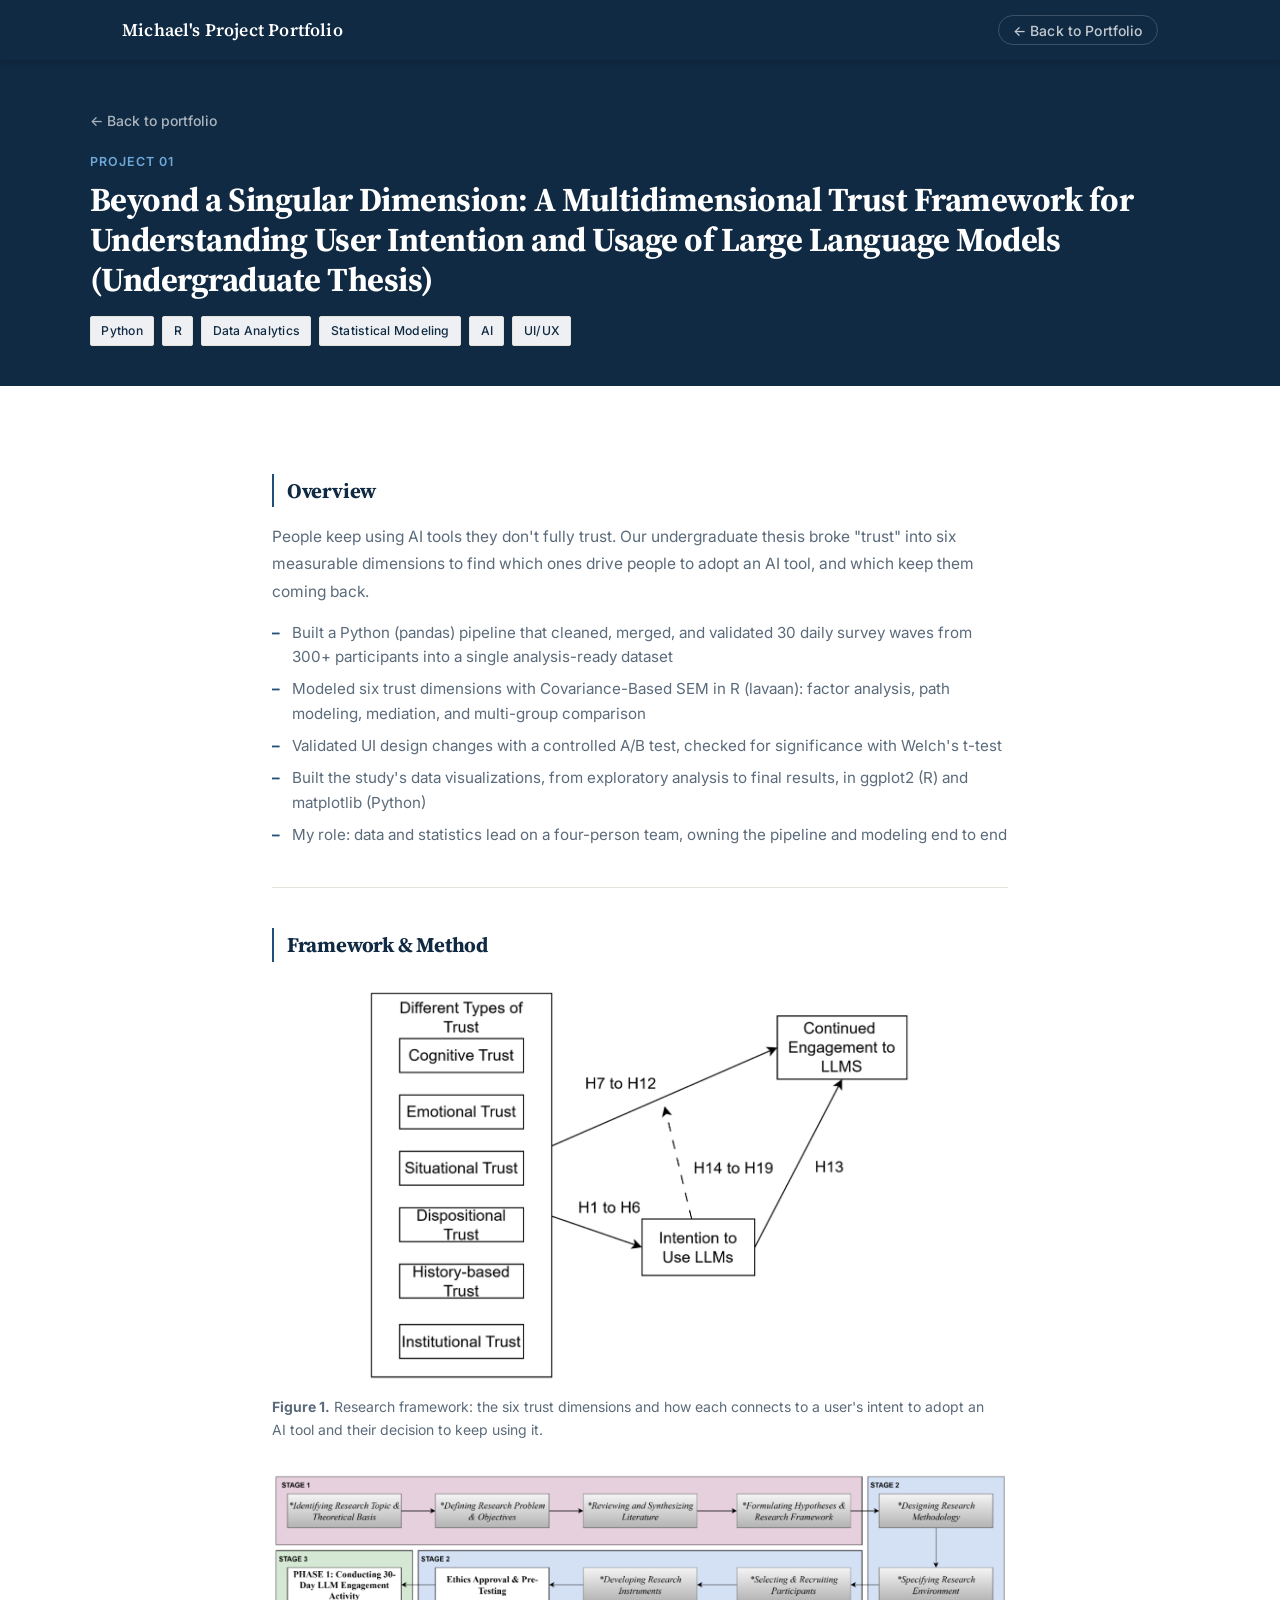
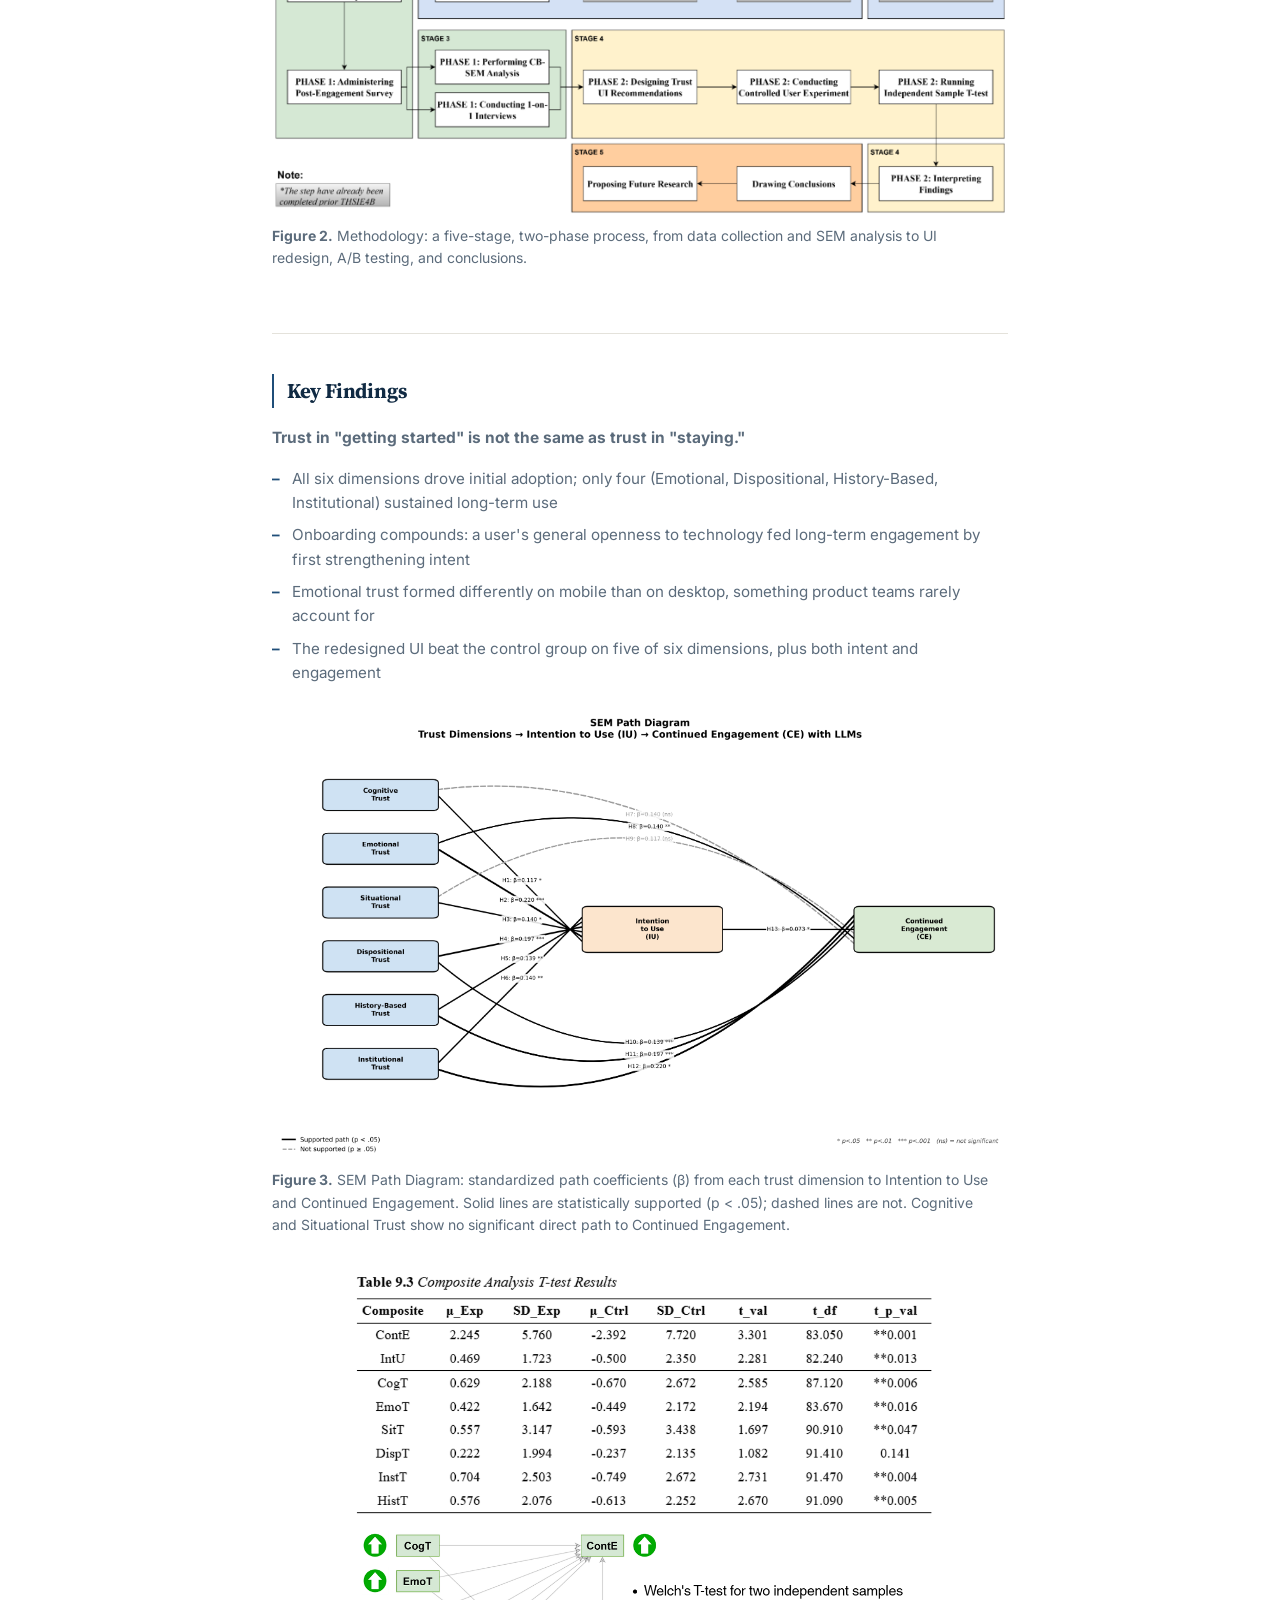
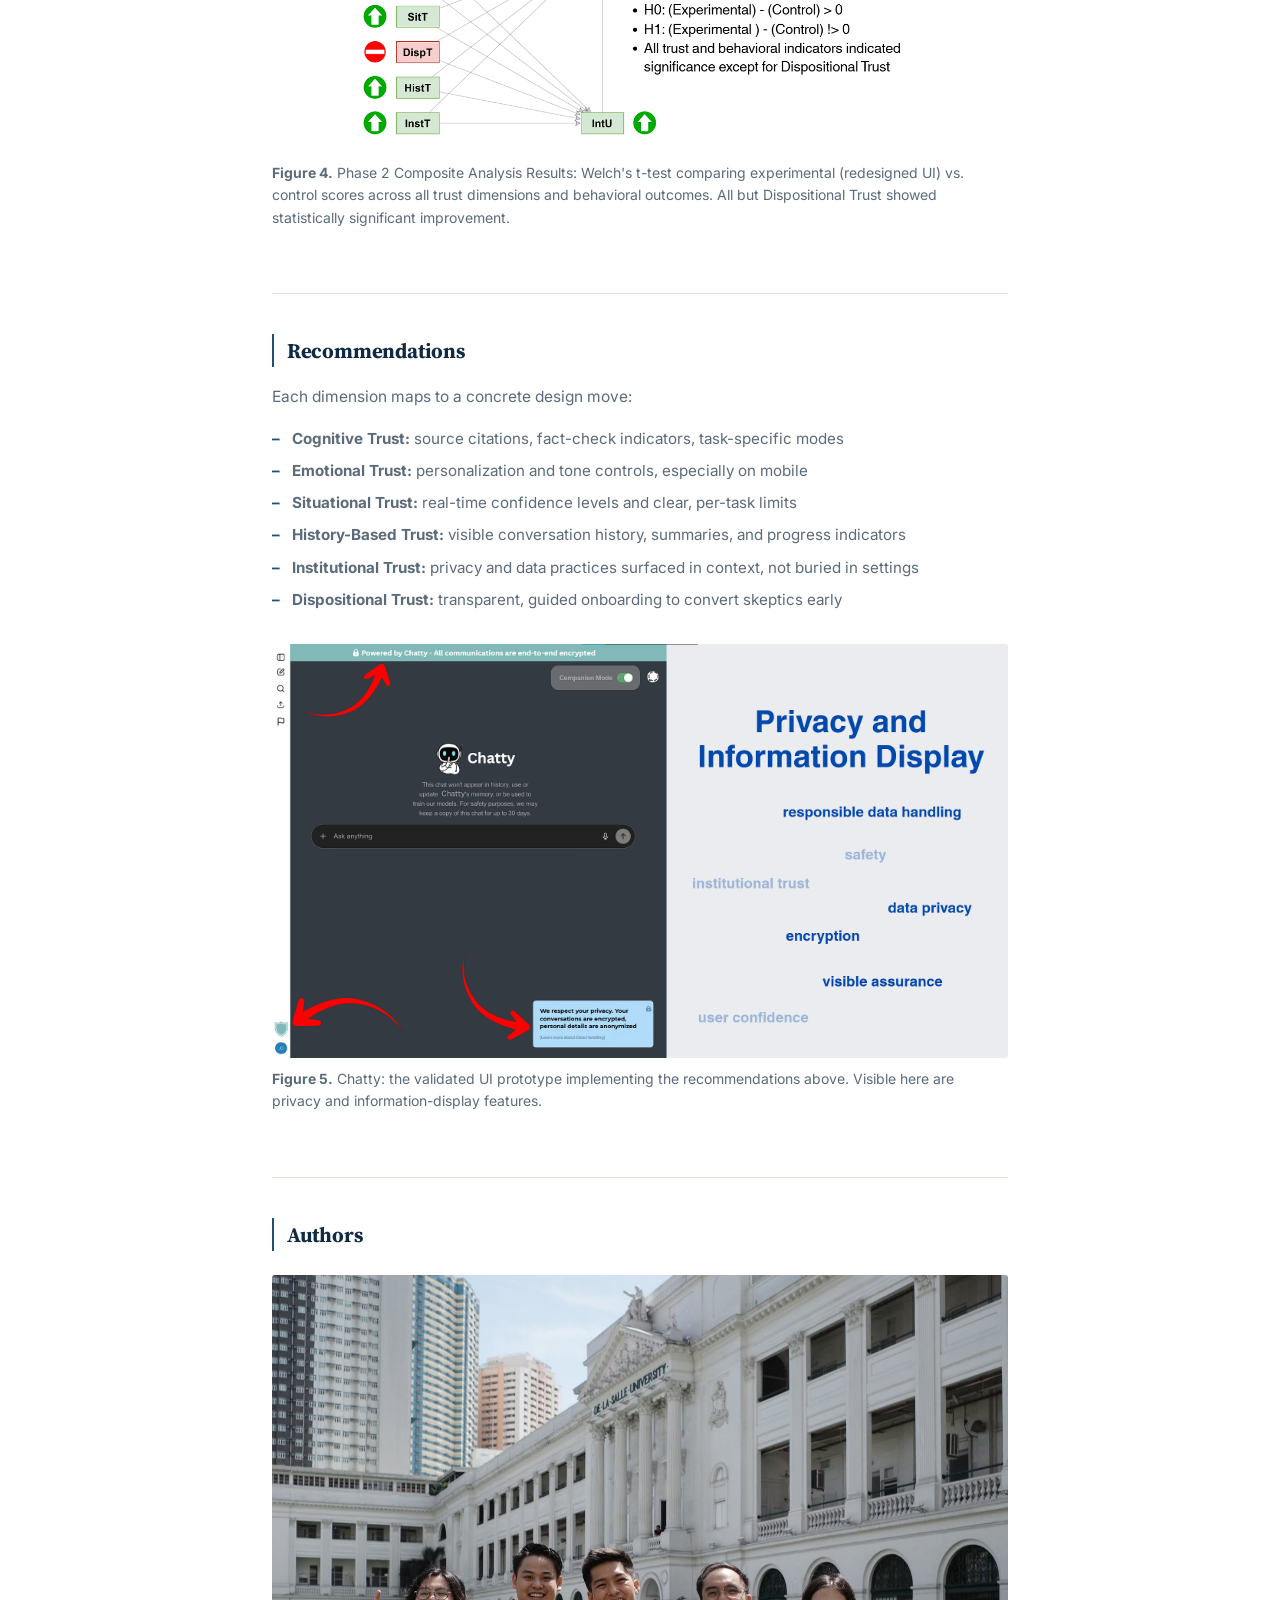
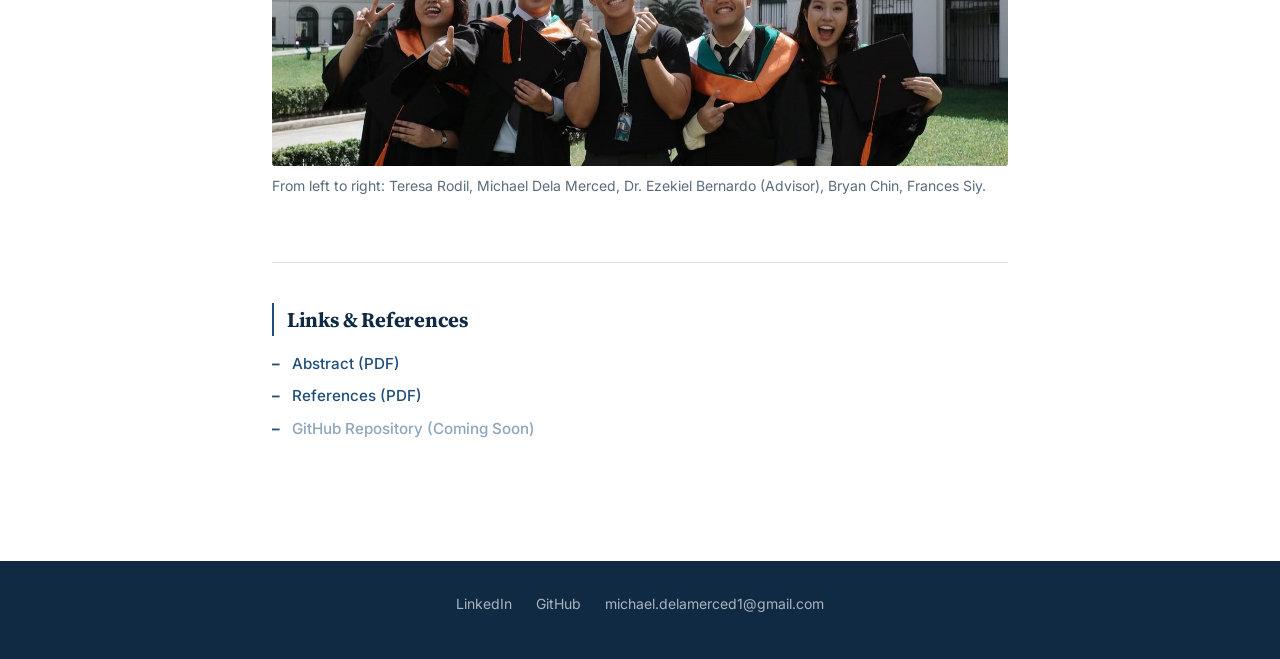
<file: projects/project-1.html>
<!DOCTYPE html>
<html lang="en">
<head>
  <meta charset="UTF-8" />
  <meta name="viewport" content="width=device-width, initial-scale=1.0" />
  <title>Project 01 | Beyond a Singular Dimension: A Multidimensional Trust Framework for Understanding User Intention and Usage of Large Language Models</title>
  <link rel="preconnect" href="https://fonts.googleapis.com">
  <link rel="preconnect" href="https://fonts.gstatic.com" crossorigin>
  <link rel="stylesheet" href="https://fonts.googleapis.com/css2?family=Inter:wght@400;500;600;700&family=Source+Serif+4:opsz,wght@8..60,500;8..60,600;8..60,700&display=swap">
  <link rel="stylesheet" href="../css/styles.css" />
  <link rel="stylesheet" href="../css/project.css" />
</head>
<body>

  <!-- ── Navbar ── -->
  <header class="navbar" role="banner">
    <div class="navbar__inner">
      <a href="../index.html" class="navbar__brand">Michael's Project Portfolio</a>
      <nav aria-label="Primary">
        <ul class="navbar__nav">
          <li><a href="../index.html#project-1">← Back to Portfolio</a></li>
        </ul>
      </nav>
    </div>
  </header>

  <!-- ── Project header ── -->
  <div class="proj-hero">
    <div class="proj-hero__inner">
      <a href="../index.html#project-1" class="proj-back">← Back to portfolio</a>
      <p class="proj-hero__number">Project 01</p>
      <h1 class="proj-hero__title">Beyond a Singular Dimension: A Multidimensional Trust Framework for Understanding User Intention and Usage of Large Language Models (Undergraduate Thesis)</h1>
      <div class="card__tags" style="margin-top:1rem;">
          <span class="tag">Python</span>
          <span class="tag">R</span>
          <span class="tag">Data Analytics</span>
          <span class="tag">Statistical Modeling</span>
          <span class="tag">AI</span>
		  <span class="tag">UI/UX</span>
      </div>
    </div>
  </div>

  <!-- ── Main content ── -->
  <main class="proj-main">

    <!-- Overview -->
    <section class="proj-section" aria-labelledby="s-abstract">
      <h2 class="proj-section__heading" id="s-abstract">Overview</h2>
      <p>People keep using AI tools they don't fully trust. Our undergraduate thesis broke "trust" into six measurable dimensions to find which ones drive people to adopt an AI tool, and which keep them coming back.</p>
      <ul class="proj-list">
        <li>Built a Python (pandas) pipeline that cleaned, merged, and validated 30 daily survey waves from 300+ participants into a single analysis-ready dataset</li>
        <li>Modeled six trust dimensions with Covariance-Based SEM in R (lavaan): factor analysis, path modeling, mediation, and multi-group comparison</li>
        <li>Validated UI design changes with a controlled A/B test, checked for significance with Welch's t-test</li>
        <li>Built the study's data visualizations, from exploratory analysis to final results, in ggplot2 (R) and matplotlib (Python)</li>
        <li>My role: data and statistics lead on a four-person team, owning the pipeline and modeling end to end</li>
      </ul>
    </section>

    <!-- Framework & Method -->
    <section class="proj-section" aria-labelledby="s-method">
      <h2 class="proj-section__heading" id="s-method">Framework &amp; Method</h2>

      <!-- Figure 1: Research framework -->
      <figure class="proj-figure">
        <div class="proj-figure__img proj-figure__img--photo" style="max-width:75%; margin:0 auto;">
          <img src="../project1/research_framework.png" alt="Research framework diagram showing six trust dimensions predicting Intention to Use and Continued Engagement"  />
        </div>
        <figcaption><strong>Figure 1.</strong> Research framework: the six trust dimensions and how each connects to a user's intent to adopt an AI tool and their decision to keep using it.</figcaption>
      </figure>

      <!-- Methodology flowchart -->
      <figure class="proj-figure" style="margin-top:2rem;">
        <div class="proj-figure__img proj-figure__img--photo">
          <img src="../project1/methodology_flow.png" alt="Research methodology flowchart across four stages"  />
        </div>
        <figcaption><strong>Figure 2.</strong> Methodology: a five-stage, two-phase process, from data collection and SEM analysis to UI redesign, A/B testing, and conclusions.</figcaption>
      </figure>
    </section>

    <!-- Key Findings -->
    <section class="proj-section" aria-labelledby="s-findings">
      <h2 class="proj-section__heading" id="s-findings">Key Findings</h2>

      <p><strong>Trust in "getting started" is not the same as trust in "staying."</strong></p>
      <ul class="proj-list">
        <li>All six dimensions drove initial adoption; only four (Emotional, Dispositional, History-Based, Institutional) sustained long-term use</li>
        <li>Onboarding compounds: a user's general openness to technology fed long-term engagement by first strengthening intent</li>
        <li>Emotional trust formed differently on mobile than on desktop, something product teams rarely account for</li>
        <li>The redesigned UI beat the control group on five of six dimensions, plus both intent and engagement</li>
      </ul>

      <!-- Figure 3: SEM path diagram -->
      <figure class="proj-figure" style="margin-top:1.75rem;">
        <div class="proj-figure__img proj-figure__img--photo">
          <img src="../project1/sem_path_diagram.png" alt="SEM path diagram showing standardized coefficients from six trust dimensions to Intention to Use and Continued Engagement"  />
        </div>
        <figcaption><strong>Figure 3.</strong> SEM Path Diagram: standardized path coefficients (β) from each trust dimension to Intention to Use and Continued Engagement. Solid lines are statistically supported (p &lt; .05); dashed lines are not. Cognitive and Situational Trust show no significant direct path to Continued Engagement.</figcaption>
      </figure>

      <!-- Figure 4: Phase 2 composite t-test results -->
      <figure class="proj-figure" style="margin-top:1.75rem;">
        <div class="proj-figure__img proj-figure__img--photo" style="max-width:86.25%; margin:0 auto;">
          <img src="../project1/results_table.png" alt="Composite analysis t-test results table comparing experimental and control groups across trust dimensions"  />
        </div>
        <figcaption><strong>Figure 4.</strong> Phase 2 Composite Analysis Results: Welch's t-test comparing experimental (redesigned UI) vs. control scores across all trust dimensions and behavioral outcomes. All but Dispositional Trust showed statistically significant improvement.</figcaption>
      </figure>
    </section>

    <!-- Recommendations -->
    <section class="proj-section" aria-labelledby="s-recommendations">
      <h2 class="proj-section__heading" id="s-recommendations">Recommendations</h2>
      <p>Each dimension maps to a concrete design move:</p>
      <ul class="proj-list">
        <li><strong>Cognitive Trust:</strong> source citations, fact-check indicators, task-specific modes</li>
        <li><strong>Emotional Trust:</strong> personalization and tone controls, especially on mobile</li>
        <li><strong>Situational Trust:</strong> real-time confidence levels and clear, per-task limits</li>
        <li><strong>History-Based Trust:</strong> visible conversation history, summaries, and progress indicators</li>
        <li><strong>Institutional Trust:</strong> privacy and data practices surfaced in context, not buried in settings</li>
        <li><strong>Dispositional Trust:</strong> transparent, guided onboarding to convert skeptics early</li>
      </ul>

      <!-- Figure 5: Chatty prototype -->
      <figure class="proj-figure" style="margin-top:2rem;">
        <div class="proj-figure__img proj-figure__img--photo">
          <img src="../project1/chatty_prototype.png" alt="Chatty LLM interface prototype screens"  />
        </div>
        <figcaption><strong>Figure 5.</strong> Chatty: the validated UI prototype implementing the recommendations above. Visible here are privacy and information-display features.</figcaption>
      </figure>
    </section>

    <!-- Authors -->
    <section class="proj-section" aria-labelledby="s-authors">
      <h2 class="proj-section__heading" id="s-authors">Authors</h2>
      <figure class="proj-figure">
        <div class="proj-figure__img proj-figure__img--photo">
          <img src="../project1/authors.jpg" alt="From left to right: Teresa Rodil, Michael Dela Merced, Dr. Ezekiel Bernardo (Advisor), Bryan Chin, Frances Siy" />
        </div>
        <figcaption>From left to right: Teresa Rodil, Michael Dela Merced, Dr. Ezekiel Bernardo (Advisor), Bryan Chin, Frances Siy.</figcaption>
      </figure>
    </section>

    <!-- Links -->
    <section class="proj-section" aria-labelledby="s-links">
      <h2 class="proj-section__heading" id="s-links">Links &amp; References</h2>
      <ul class="proj-list">
        <li><a href="../project1/Abstract.pdf" class="proj-link" target="_blank" rel="noopener">Abstract (PDF)</a></li>
        <li><a href="../project1/References.pdf" class="proj-link" target="_blank" rel="noopener">References (PDF)</a></li>
        <li><span class="proj-link" style="opacity:.5; cursor:default;">GitHub Repository (Coming Soon)</span></li>
      </ul>
    </section>

  </main>

  <!-- ── Footer ── -->
  <footer class="footer" role="contentinfo">
    <div class="footer__links">
      <a href="https://www.linkedin.com/in/michael-delamerced/" target="_blank" rel="noopener">LinkedIn</a>
      <a href="https://github.com/mdelamerced-1" target="_blank" rel="noopener">GitHub</a>
      <a href="mailto:michael.delamerced1@gmail.com">michael.delamerced1@gmail.com</a>
    </div>
  </footer>

</body>
</html>
</file>
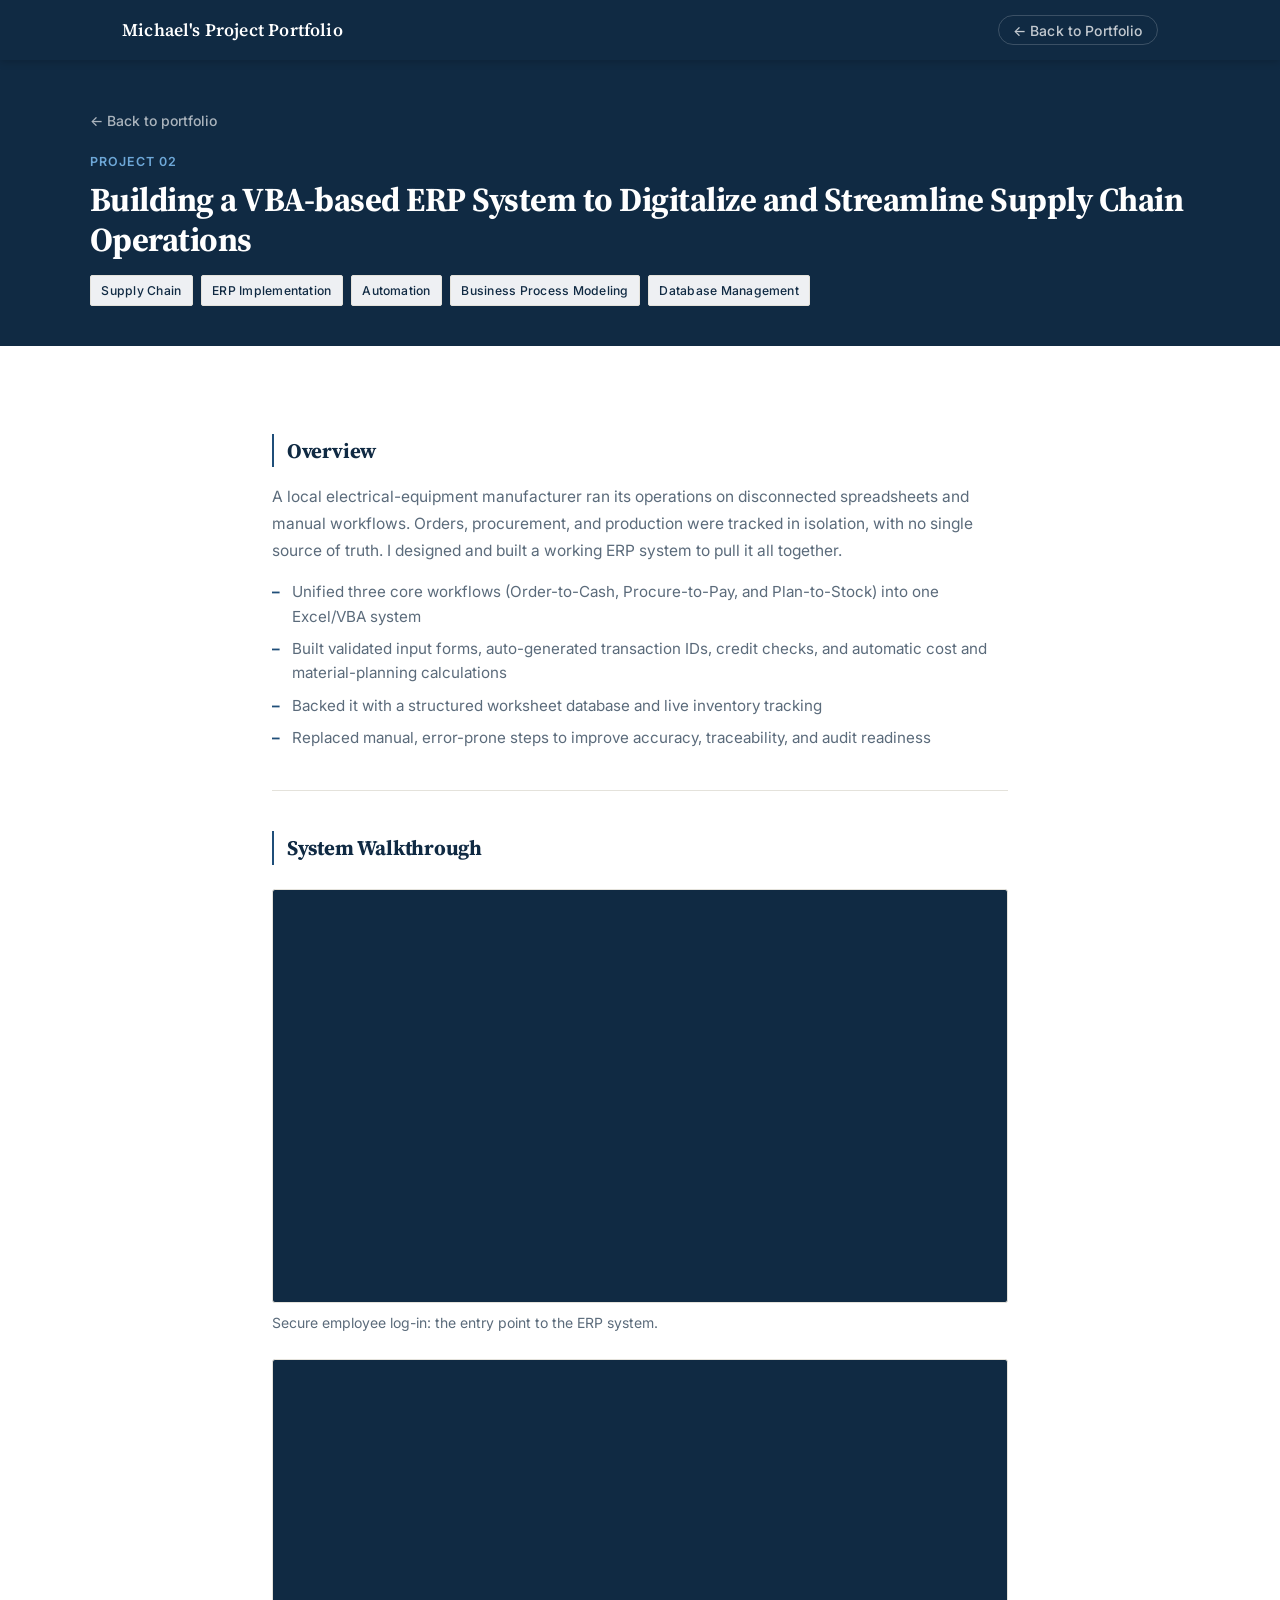
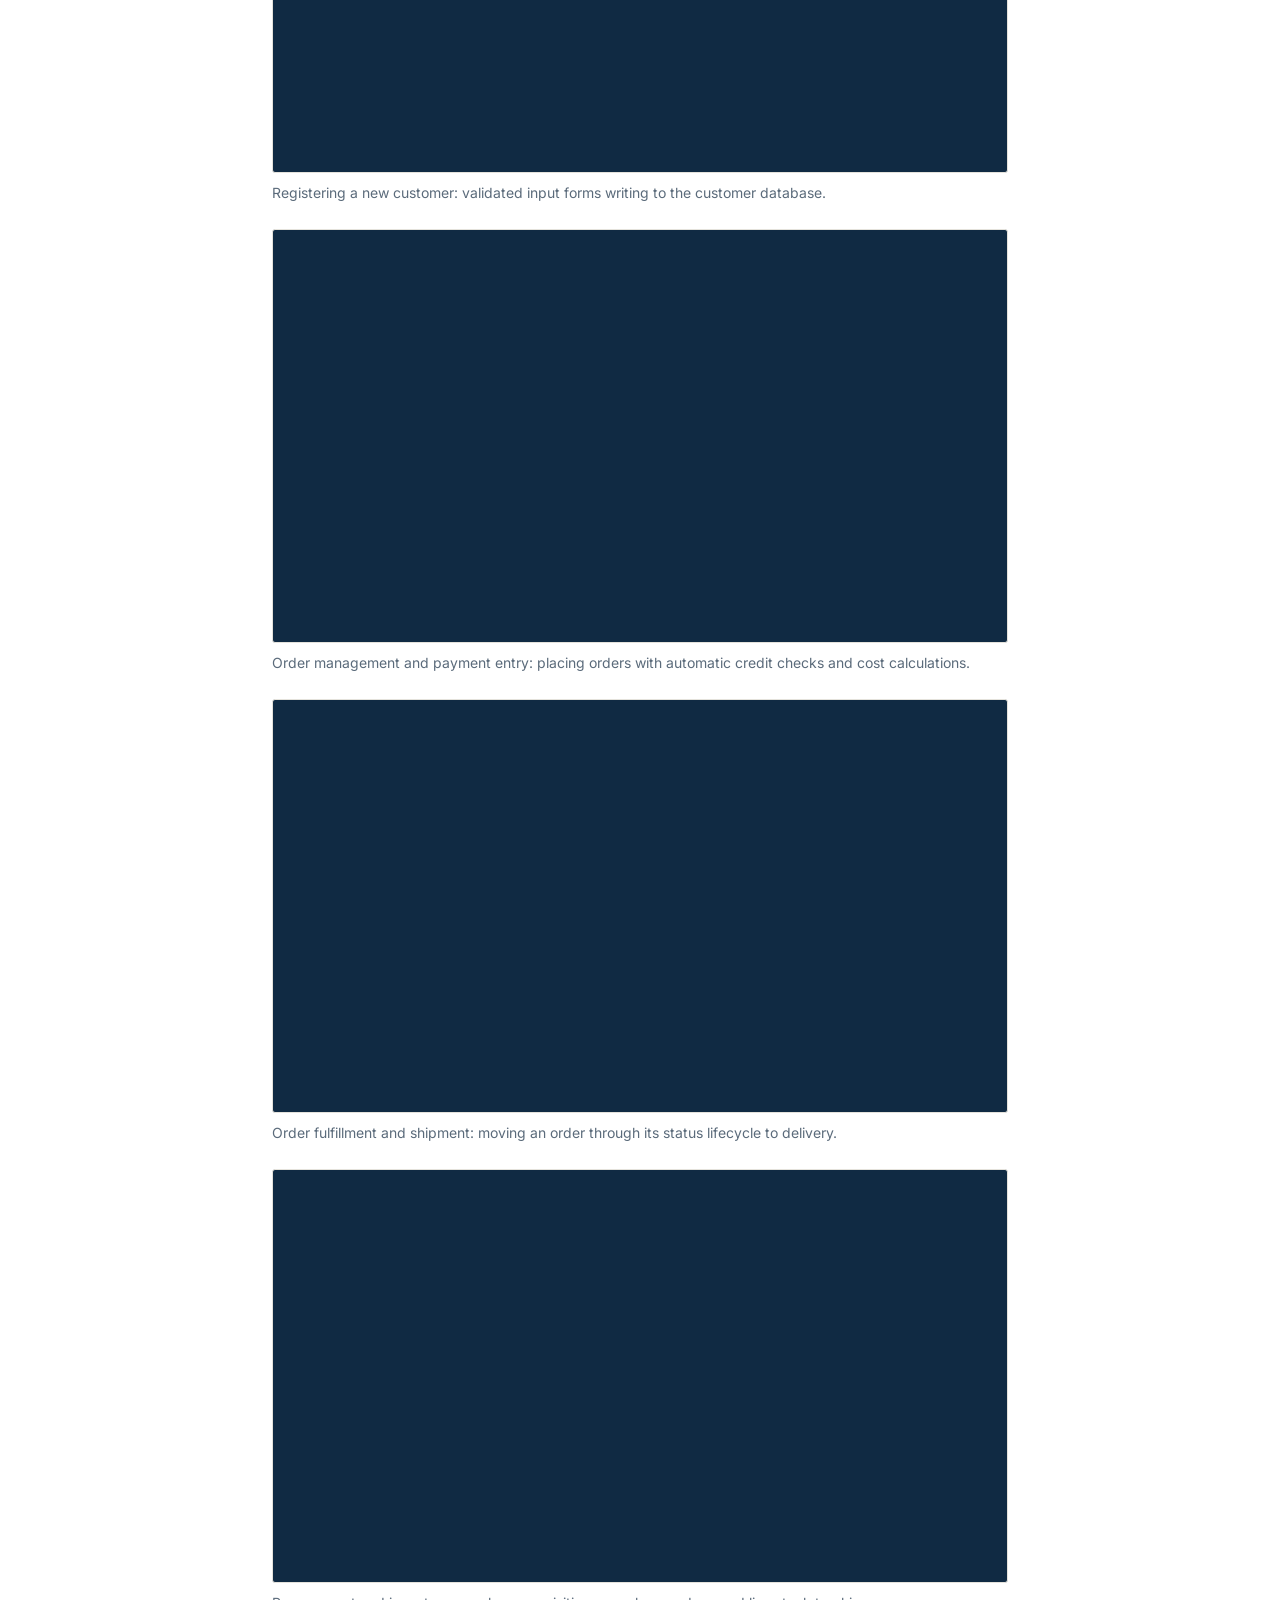
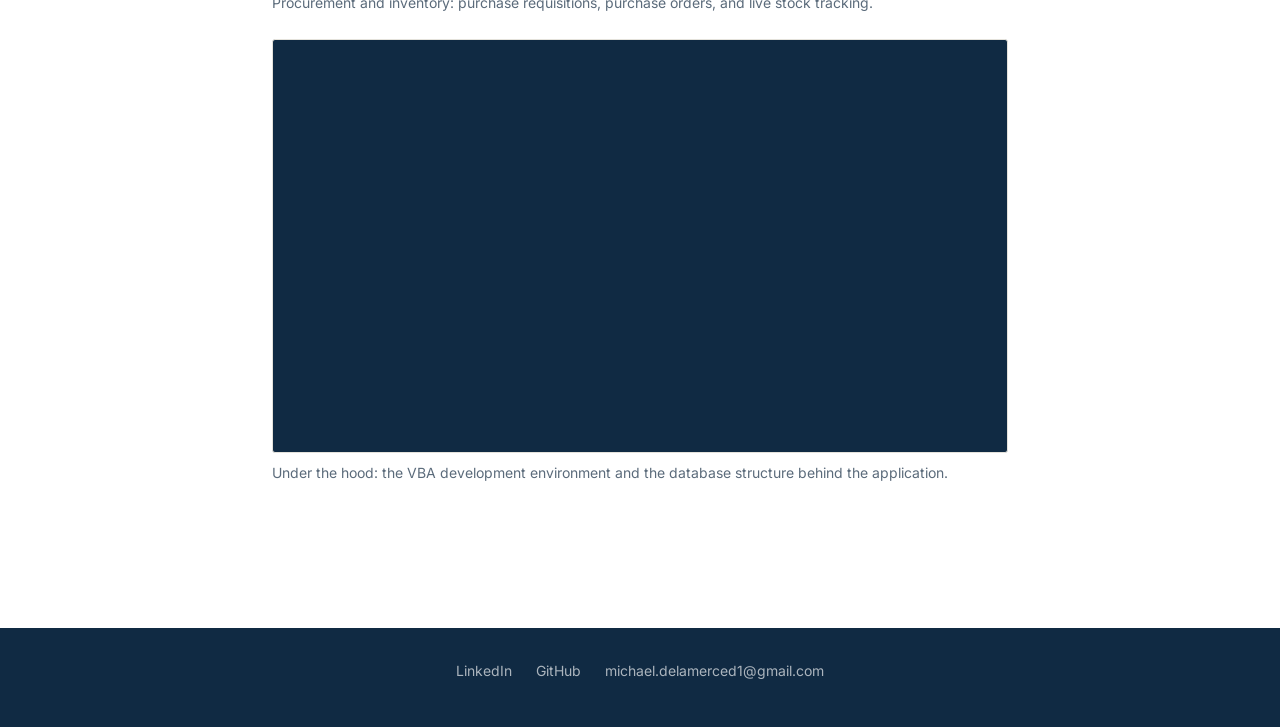
<file: projects/project-2.html>
<!DOCTYPE html>
<html lang="en">
<head>
  <meta charset="UTF-8" />
  <meta name="viewport" content="width=device-width, initial-scale=1.0" />
  <title>Project 02: Building a VBA-based ERP System to Digitalize and Streamline Supply Chain Operations</title>
  <link rel="preconnect" href="https://fonts.googleapis.com">
  <link rel="preconnect" href="https://fonts.gstatic.com" crossorigin>
  <link rel="stylesheet" href="https://fonts.googleapis.com/css2?family=Inter:wght@400;500;600;700&family=Source+Serif+4:opsz,wght@8..60,500;8..60,600;8..60,700&display=swap">
  <link rel="stylesheet" href="../css/styles.css" />
  <link rel="stylesheet" href="../css/project.css" />
</head>
<body>

  <!-- ── Navbar ── -->
  <header class="navbar" role="banner">
    <div class="navbar__inner">
      <a href="../index.html" class="navbar__brand">Michael's Project Portfolio</a>
      <nav aria-label="Primary">
        <ul class="navbar__nav">
          <li><a href="../index.html#project-2">← Back to Portfolio</a></li>
        </ul>
      </nav>
    </div>
  </header>

  <!-- ── Project header ── -->
  <div class="proj-hero">
    <div class="proj-hero__inner">
      <a href="../index.html#project-2" class="proj-back">← Back to portfolio</a>
      <p class="proj-hero__number">Project 02</p>
      <h1 class="proj-hero__title">Building a VBA-based ERP System to Digitalize and Streamline Supply Chain Operations</h1>
      <div class="card__tags" style="margin-top:1rem;">
			<span class="tag">Supply Chain</span>
			<span class="tag">ERP Implementation</span>
			<span class="tag">Automation</span>
			<span class="tag">Business Process Modeling</span>
			<span class="tag">Database Management</span>    
      </div>
    </div>
  </div>

  <!-- ── Main content ── -->
  <main class="proj-main">

    <!-- Overview -->
    <section class="proj-section">
      <h2 class="proj-section__heading">Overview</h2>
      <p>A local electrical-equipment manufacturer ran its operations on disconnected spreadsheets and manual workflows. Orders, procurement, and production were tracked in isolation, with no single source of truth. I designed and built a working ERP system to pull it all together.</p>
      <ul class="proj-list">
        <li>Unified three core workflows (Order-to-Cash, Procure-to-Pay, and Plan-to-Stock) into one Excel/VBA system</li>
        <li>Built validated input forms, auto-generated transaction IDs, credit checks, and automatic cost and material-planning calculations</li>
        <li>Backed it with a structured worksheet database and live inventory tracking</li>
        <li>Replaced manual, error-prone steps to improve accuracy, traceability, and audit readiness</li>
      </ul>
    </section>

    <!-- System Walkthrough -->
    <section class="proj-section" style="border-bottom:none;">
      <h2 class="proj-section__heading">System Walkthrough</h2>
      <figure class="proj-figure">
        <div class="video-embed">
          <iframe src="https://www.youtube-nocookie.com/embed/YxJ0mdO9kfo" title="ERP Demo: Login" frameborder="0" allow="accelerometer; clipboard-write; encrypted-media; gyroscope; picture-in-picture; web-share" referrerpolicy="strict-origin-when-cross-origin" allowfullscreen loading="lazy"></iframe>
        </div>
        <figcaption>Secure employee log-in: the entry point to the ERP system.</figcaption>
      </figure>

      <figure class="proj-figure">
        <div class="video-embed">
          <iframe src="https://www.youtube-nocookie.com/embed/nMLF6opLC_w" title="ERP Demo: Customer Management" frameborder="0" allow="accelerometer; clipboard-write; encrypted-media; gyroscope; picture-in-picture; web-share" referrerpolicy="strict-origin-when-cross-origin" allowfullscreen loading="lazy"></iframe>
        </div>
        <figcaption>Registering a new customer: validated input forms writing to the customer database.</figcaption>
      </figure>

      <figure class="proj-figure">
        <div class="video-embed">
          <iframe src="https://www.youtube-nocookie.com/embed/mg00mB36vsg" title="ERP Demo: Order Management" frameborder="0" allow="accelerometer; clipboard-write; encrypted-media; gyroscope; picture-in-picture; web-share" referrerpolicy="strict-origin-when-cross-origin" allowfullscreen loading="lazy"></iframe>
        </div>
        <figcaption>Order management and payment entry: placing orders with automatic credit checks and cost calculations.</figcaption>
      </figure>

      <figure class="proj-figure">
        <div class="video-embed">
          <iframe src="https://www.youtube-nocookie.com/embed/GKoSOIbWiAM" title="ERP Demo: Fulfillment Management" frameborder="0" allow="accelerometer; clipboard-write; encrypted-media; gyroscope; picture-in-picture; web-share" referrerpolicy="strict-origin-when-cross-origin" allowfullscreen loading="lazy"></iframe>
        </div>
        <figcaption>Order fulfillment and shipment: moving an order through its status lifecycle to delivery.</figcaption>
      </figure>

      <figure class="proj-figure">
        <div class="video-embed">
          <iframe src="https://www.youtube-nocookie.com/embed/qEHNi5_IHfI" title="ERP Demo: Inventory Management" frameborder="0" allow="accelerometer; clipboard-write; encrypted-media; gyroscope; picture-in-picture; web-share" referrerpolicy="strict-origin-when-cross-origin" allowfullscreen loading="lazy"></iframe>
        </div>
        <figcaption>Procurement and inventory: purchase requisitions, purchase orders, and live stock tracking.</figcaption>
      </figure>

      <figure class="proj-figure">
        <div class="video-embed">
          <iframe src="https://www.youtube-nocookie.com/embed/-J4eBkgzOgQ" title="ERP Development: VBA Development Environment and Database" frameborder="0" allow="accelerometer; clipboard-write; encrypted-media; gyroscope; picture-in-picture; web-share" referrerpolicy="strict-origin-when-cross-origin" allowfullscreen loading="lazy"></iframe>
        </div>
        <figcaption>Under the hood: the VBA development environment and the database structure behind the application.</figcaption>
      </figure>
    </section>

  </main>

  <!-- ── Footer ── -->
  <footer class="footer" role="contentinfo">
    <div class="footer__links">
      <a href="https://www.linkedin.com/in/michael-delamerced/" target="_blank" rel="noopener">LinkedIn</a>
      <a href="https://github.com/mdelamerced-1" target="_blank" rel="noopener">GitHub</a>
      <a href="mailto:michael.delamerced1@gmail.com">michael.delamerced1@gmail.com</a>
    </div>
  </footer>

</body>
</html>
</file>
<file: css/styles.css>
*, *::before, *::after { box-sizing: border-box; margin: 0; padding: 0; }

:root {
  --font-serif: "Source Serif 4", Georgia, "Times New Roman", serif;
  --font-sans:  "Inter", -apple-system, "Segoe UI", Roboto, Helvetica, Arial, sans-serif;

  --navy:        #102a43;
  --navy-lt:     #1c3a5e;
  --accent:      #1f4e79;
  --accent-light:#6ea8d8;
  --bg:          #ffffff;
  --bg-alt:      #f6f5f1;
  --text:        #233140;
  --muted:       #5b6b7b;
  --border:      #e4e2db;
  --tag-bg:      #eef0f3;
  --tag-fg:      #102a43;
  --shadow:      0 1px 2px rgba(16,42,67,.05), 0 8px 24px rgba(16,42,67,.07);
  --radius:      3px;
  --max-w:       1100px;
}

html { scroll-behavior: smooth; }

body {
  font-family: var(--font-sans);
  font-size: 16px;
  line-height: 1.6;
  color: var(--text);
  background: var(--bg);
  -webkit-font-smoothing: antialiased;
  -moz-osx-font-smoothing: grayscale;
}

/* ── Navbar ── */
.navbar {
  position: sticky;
  top: 0;
  z-index: 100;
  background: var(--navy);
  box-shadow: 0 2px 8px rgba(0,0,0,.18);
}

.navbar__inner {
  max-width: var(--max-w);
  margin: 0 auto;
  padding: 0 2rem;
  height: 60px;
  display: flex;
  align-items: center;
  justify-content: space-between;
}

.navbar__brand {
  color: #fff;
  font-family: var(--font-serif);
  font-weight: 600;
  font-size: 1.1rem;
  letter-spacing: .01em;
  text-decoration: none;
}

.navbar__nav {
  display: flex;
  gap: .6rem;
  list-style: none;
}

.navbar__nav a {
  color: rgba(255,255,255,.75);
  text-decoration: none;
  font-size: .875rem;
  font-weight: 500;
  letter-spacing: .01em;
  padding: .35rem .9rem;
  border-radius: 99px;
  border: 1px solid rgba(255,255,255,.18);
  background: transparent;
  transition: background .18s, color .18s, border-color .18s;
}

.navbar__nav a:hover {
  background: rgba(255,255,255,.12);
  color: #fff;
  border-color: rgba(255,255,255,.35);
}

.navbar__nav a:active {
  background: rgba(255,255,255,.22);
}

.navbar__nav a.is-active {
  background: #fff;
  color: var(--navy);
  border-color: #fff;
  font-weight: 600;
}

/* ── Hero ── */
.hero {
  background: var(--navy);
  color: #fff;
  padding: 4rem 2rem 4.5rem;
  text-align: center;
}

.hero__avatar {
  width: 165px;
  height: 165px;
  border-radius: 50%;
  background: rgba(255,255,255,.1);
  border: 3px solid rgba(255,255,255,.3);
  margin: 0 auto 0.5rem;
  overflow: hidden;
  display: flex;
  align-items: center;
  justify-content: center;
  transition: box-shadow .35s ease;
}

.hero__avatar:hover {
  box-shadow: 0 0 36px 5px rgba(255,255,255,.22);
}

.hero__avatar svg {
  width: 100%;
  height: 100%;
}

/* When replacing the placeholder with a real photo:
   <img src="assets/photo.jpg" alt="Your Name"> inside .hero__avatar */
.hero__avatar img {
  width: 100%;
  height: 100%;
  object-fit: cover;
  object-position: center 15%;
}

.hero__name {
  font-family: var(--font-serif);
  font-size: 2.7rem;
  font-weight: 700;
  letter-spacing: -.015em;
  margin-bottom: .4rem;
  transition: text-shadow .35s ease;
  cursor: default;
}

.hero__name:hover {
  text-shadow: 0 0 30px rgba(255,255,255,.28);
}

.hero__title {
  font-size: 1.15rem;
  font-weight: 400;
  color: rgba(255,255,255,.72);
  margin-bottom: 1.25rem;
  transition: text-shadow .35s ease;
  cursor: default;
}

.hero__title:hover {
  text-shadow: 0 0 30px rgba(255,255,255,.36);
}

.hero__bio {
  max-width: 600px;
  margin: 0 auto 1.75rem;
  color: rgba(255,255,255,.8);
  font-size: .97rem;
  line-height: 1.7;
  transition: text-shadow .35s ease;
  cursor: default;
}

.hero__bio:hover {
  text-shadow: 0 0 28px rgba(255,255,255,.30);
}

.hero__meta {
  display: flex;
  justify-content: center;
  gap: 1.5rem;
  flex-wrap: wrap;
  font-size: .875rem;
  color: rgba(255,255,255,.8);
}

.hero__meta a {
  color: rgba(255,255,255,.88);
  text-decoration: none;
  border-bottom: 1px solid rgba(255,255,255,.35);
  transition: color .18s, text-shadow .35s ease;
}

.hero__meta a:hover {
  color: #fff;
  text-shadow: 0 0 22px rgba(255,255,255,.45);
}

.hero__meta span {
  transition: text-shadow .35s ease;
  cursor: default;
}

.hero__meta span:hover {
  text-shadow: 0 0 22px rgba(255,255,255,.45);
}


/* ── Section wrapper ── */
.projects {
  background: var(--bg-alt);
  padding: 4rem 2rem 5rem;
}

.section-heading {
  max-width: var(--max-w);
  margin: 0 auto 3rem;
}

.section-heading h2 {
  font-family: var(--font-serif);
  font-size: 1.7rem;
  font-weight: 700;
  letter-spacing: -.015em;
  color: var(--navy);
  border-left: 3px solid var(--accent);
  padding-left: .8rem;
}

/* ── Project card ── */
.card {
  max-width: var(--max-w);
  margin: 0 auto 2rem;
  background: var(--bg);
  border-radius: var(--radius);
  box-shadow: var(--shadow);
  border-left: 3px solid var(--navy);
  overflow: hidden;
  cursor: pointer;
  transition: transform .2s ease, box-shadow .2s ease, border-left-color .2s ease;
  text-decoration: none;
  color: inherit;
  display: block;
  scroll-margin-top: 80px;
}

.card:last-child { margin-bottom: 0; }

.card:hover {
  transform: translateY(-3px);
  box-shadow: 0 12px 32px rgba(16,42,67,.12);
  border-left-color: var(--accent);
}

.card:hover .card__title {
  color: var(--accent);
}

.card__cta {
  display: inline-flex;
  align-items: center;
  gap: .35rem;
  margin-top: 1.25rem;
  font-size: .85rem;
  font-weight: 600;
  color: var(--accent);
  letter-spacing: .01em;
}

.card__cta::after {
  content: "→";
  transition: transform .18s;
}

.card:hover .card__cta::after {
  transform: translateX(4px);
}

.card__body {
  padding: 2rem 2.25rem 1.5rem;
}

.card__number {
  font-size: .78rem;
  font-weight: 600;
  letter-spacing: .08em;
  text-transform: uppercase;
  color: var(--accent);
  margin-bottom: .4rem;
}

.card__title {
  font-family: var(--font-serif);
  font-size: 1.4rem;
  font-weight: 700;
  letter-spacing: -.015em;
  color: var(--navy);
  margin-bottom: .6rem;
}

.card__subtitle {
  font-size: .85rem;
  font-weight: 500;
  font-style: italic;
  color: var(--muted);
  margin-top: -.3rem;
  margin-bottom: .9rem;
}

.card__desc {
  font-size: .95rem;
  color: var(--muted);
  max-width: 780px;
  margin-bottom: 1.5rem;
}

/* Placeholder visual */
.card__visual {
  background: var(--bg-alt);
  border: 1px solid var(--border);
  border-radius: var(--radius);
  height: 320px;
  margin-bottom: 1.5rem;
  display: flex;
  align-items: center;
  justify-content: center;
  overflow: hidden;
}

.card__visual img {
  width: 100%;
  height: 100%;
  object-fit: cover;
  opacity: .75;
}

.card__visual video {
  height: 140%;
  width: auto;
  display: block;
}

/* Tags */
.card__tags {
  display: flex;
  flex-wrap: wrap;
  gap: .5rem;
}

.tag {
  background: var(--tag-bg);
  color: var(--tag-fg);
  font-size: .76rem;
  font-weight: 500;
  letter-spacing: .02em;
  padding: .28rem .65rem;
  border-radius: 2px;
  border: 1px solid var(--border);
}

/* ── Footer ── */
.footer {
  background: var(--navy);
  color: rgba(255,255,255,.55);
  text-align: center;
  padding: 2rem;
  font-size: .875rem;
}

.footer__links {
  display: flex;
  justify-content: center;
  gap: 1.5rem;
  margin-bottom: .75rem;
  flex-wrap: wrap;
}

.footer__links a {
  color: rgba(255,255,255,.65);
  text-decoration: none;
  transition: color .18s;
}

.footer__links a:hover { color: #fff; }

/* ── Responsive ── */
@media (max-width: 768px) {
  .hero__name { font-size: 2rem; }
  .card__body { padding: 1.5rem; }
  .card__visual { height: 220px; }
  .navbar__nav { gap: 1rem; }
}

@media (max-width: 480px) {
  .navbar__nav { display: none; }
  .hero { padding: 3.5rem 1.25rem 3rem; }
  .projects { padding: 2.5rem 1.25rem 3rem; }
}
</file>
<file: css/project.css>
/* ── Project detail page styles ── */

.proj-hero {
  background: var(--navy);
  color: #fff;
  padding: 3rem 2rem 2.5rem;
}

.proj-hero__inner {
  max-width: var(--max-w);
  margin: 0 auto;
}

.proj-back {
  display: inline-block;
  color: rgba(255,255,255,.65);
  text-decoration: none;
  font-size: .875rem;
  font-weight: 500;
  margin-bottom: 1.25rem;
  transition: color .18s;
}

.proj-back:hover { color: #fff; }

.proj-hero__number {
  font-size: .78rem;
  font-weight: 600;
  letter-spacing: .08em;
  text-transform: uppercase;
  color: var(--accent-light);
  margin-bottom: .4rem;
}

.proj-hero__title {
  font-family: var(--font-serif);
  font-size: 2.1rem;
  font-weight: 700;
  letter-spacing: -.015em;
  line-height: 1.2;
}

/* ── Main content area ── */
.proj-main {
  max-width: 800px;
  margin: 0 auto;
  padding: 3rem 2rem 5rem;
}

/* ── Sections ── */
.proj-section {
  padding: 2.5rem 0;
  border-bottom: 1px solid var(--border);
}

.proj-section:last-child { border-bottom: none; }

.proj-section__heading {
  font-family: var(--font-serif);
  font-size: 1.3rem;
  font-weight: 700;
  letter-spacing: -.01em;
  color: var(--navy);
  margin-bottom: 1rem;
  padding-left: .8rem;
  border-left: 2px solid var(--accent);
}

.proj-section p {
  color: var(--muted);
  font-size: .97rem;
  line-height: 1.75;
  margin-bottom: 1rem;
}

.proj-section p:last-child {
  margin-bottom: 0;
}

/* ── Lists ── */
.proj-list {
  list-style: none;
  padding: 0;
  margin-top: .75rem;
  display: flex;
  flex-direction: column;
  gap: .5rem;
}

.proj-list li {
  font-size: .95rem;
  color: var(--muted);
  padding-left: 1.25rem;
  position: relative;
}

.proj-list li::before {
  content: "–";
  position: absolute;
  left: 0;
  color: var(--accent);
  font-weight: 700;
}

/* ── Figures ── */
.proj-figure {
  margin: 1.5rem 0;
}

.proj-figure__img {
  background: var(--bg-alt);
  border: 1px solid var(--border);
  border-radius: var(--radius);
  overflow: hidden;
  height: 300px;
  display: flex;
  align-items: center;
  justify-content: center;
}

.proj-figure__img img {
  width: 100%;
  height: 100%;
  object-fit: cover;
  opacity: .75;
}

figcaption {
  margin-top: .6rem;
  font-size: .875rem;
  color: var(--muted);
  max-width: 720px;
  line-height: 1.6;
}

/* ── PDF placeholder ── */
.proj-pdf-placeholder {
  background: var(--bg-alt);
  border: 1px solid var(--border);
  border-radius: var(--radius);
  padding: 3rem 2rem;
  text-align: center;
  display: flex;
  flex-direction: column;
  align-items: center;
  gap: .6rem;
}

.proj-pdf-placeholder p {
  color: var(--muted);
  font-size: .95rem;
  margin: 0;
  max-width: none;
}

.proj-pdf-placeholder__sub {
  font-size: .82rem !important;
  color: var(--muted) !important;
}

.proj-pdf-placeholder__sub code {
  font-family: "Consolas", "Courier New", monospace;
  background: var(--border);
  color: var(--navy);
  padding: .1em .35em;
  border-radius: 3px;
}

/* ── Responsive video embed (16:9) ── */
.video-embed {
  position: relative;
  width: 100%;
  aspect-ratio: 16 / 9;
  background: var(--navy);
  border: 1px solid var(--border);
  border-radius: var(--radius);
  overflow: hidden;
}

.video-embed iframe {
  position: absolute;
  top: 0;
  left: 0;
  width: 100%;
  height: 100%;
  border: 0;
}

/* ── PDF slide viewer ── */
.pdf-viewer {
  margin: 1.5rem 0;
}

.pdf-viewer__stage {
  position: relative;
  display: flex;
  align-items: center;
  justify-content: center;
  background: var(--bg-alt);
  border: 1px solid var(--border);
  border-radius: var(--radius);
  overflow: hidden;
  min-height: 200px;
}

.pdf-viewer__canvas {
  display: block;
  max-width: 100%;
  height: auto;
}

.pdf-viewer__loading {
  position: absolute;
  top: 50%;
  left: 50%;
  transform: translate(-50%, -50%);
  color: var(--muted);
  font-size: .9rem;
  margin: 0;
}

.pdf-nav {
  position: absolute;
  top: 50%;
  transform: translateY(-50%);
  width: 44px;
  height: 44px;
  display: flex;
  align-items: center;
  justify-content: center;
  border: none;
  border-radius: 50%;
  background: rgba(16, 42, 67, .55);
  color: #fff;
  font-size: 1.6rem;
  line-height: 1;
  cursor: pointer;
  transition: background .18s, opacity .18s;
  z-index: 2;
}

.pdf-nav:hover {
  background: rgba(16, 42, 67, .8);
}

.pdf-nav:disabled {
  opacity: .2;
  cursor: default;
}

.pdf-nav--prev { left: 14px; }
.pdf-nav--next { right: 14px; }

.pdf-viewer__bar {
  display: flex;
  justify-content: center;
  align-items: center;
  margin-top: .75rem;
}

.pdf-viewer__count {
  font-size: .82rem;
  color: var(--muted);
  letter-spacing: .02em;
}

/* ── Links ── */
.proj-link {
  color: var(--accent);
  text-decoration: none;
  font-weight: 500;
  transition: opacity .18s;
}

.proj-link:hover { opacity: .75; }

/* Real images — removes the gray placeholder box, fills full width at natural ratio */
.proj-figure__img--photo {
  height: auto;
  background: none;
  border: none;
}

.proj-figure__img--photo img {
  width: auto;
  max-width: 100%;
  height: auto;
  object-fit: unset;
  opacity: 1;
  display: block;
  margin: 0 auto;
}

/* ── Responsive ── */
@media (max-width: 768px) {
  .proj-hero { padding: 2rem 1.25rem 2rem; }
  .proj-hero__title { font-size: 1.5rem; }
  .proj-main { padding: 2rem 1.25rem 3rem; }
  .proj-figure__img { height: 200px; }
  .pdf-nav { width: 36px; height: 36px; font-size: 1.3rem; }
  .pdf-nav--prev { left: 8px; }
  .pdf-nav--next { right: 8px; }
}
</file>
